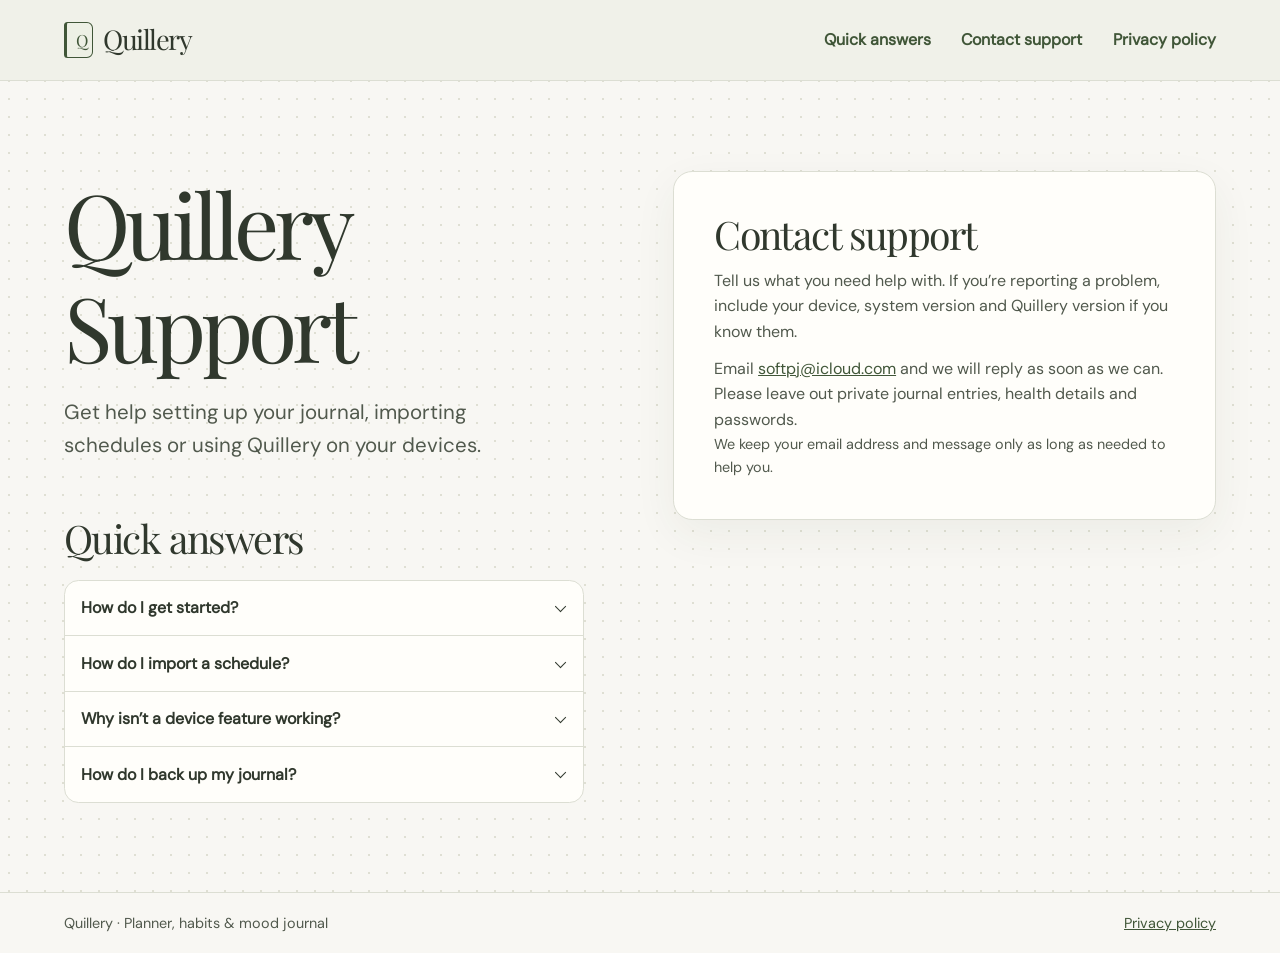
<file: index.html>
<!doctype html>
<html lang="en">
<head>
  <meta charset="utf-8">
  <meta name="viewport" content="width=device-width, initial-scale=1">
  <meta name="description" content="Get help with Quillery, your journal, planner, habits and mood. Find quick answers or send a message to Quillery support.">
  <meta name="theme-color" content="#f8f7f3">
  <title>Quillery Support</title>
  <link rel="stylesheet" href="styles.css">
  </head>
<body>
  <a class="skip-link" href="#main">Skip to content</a>
  <header class="site-header">
    <div class="frame header-inner">
      <a class="wordmark" href="index.html" aria-label="Quillery Support home"><span class="book-mark" aria-hidden="true">Q</span> Quillery</a>
      <nav aria-label="Support page"><a href="#answers">Quick answers</a><a href="#contact">Contact support</a><a href="privacy.html">Privacy policy</a></nav>
    </div>
  </header>

  <main id="main" class="frame">
    <div class="support-grid">
      <div class="guide">
        <h1>Quillery Support</h1>
        <p class="intro">Get help setting up your journal, importing schedules or using Quillery on your devices.</p>

        <section id="answers" aria-labelledby="answers-title">
          <h2 id="answers-title">Quick answers</h2>
          <div class="answers">
            <details>
              <summary>How do I get started?</summary>
              <p>Open <strong>Settings → Help</strong> in Quillery to take the quick guide.</p>
            </details>
            <details>
              <summary>How do I import a schedule?</summary>
              <p>Open <strong>Journal → Day’s schedule</strong> and choose <strong>Photo or screenshot</strong> or <strong>Browse files</strong>. Check the dates and times before adding events.</p>
            </details>
            <details>
              <summary>Why isn’t a device feature working?</summary>
              <p>Check Quillery’s permissions in your device’s Settings. Features such as Calendar, Reminders and Apple Health need the permissions you choose to allow.</p>
            </details>
            <details>
              <summary>How do I back up my journal?</summary>
              <p>Open <strong>Settings → Sync, sharing and backups</strong> in Quillery and export a backup before resetting your journal or changing devices.</p>
            </details>
          </div>
        </section>
      </div>

      <section id="contact" class="card" aria-labelledby="contact-title">
        <h2 id="contact-title">Contact support</h2>
        <p class="form-intro">Tell us what you need help with. If you’re reporting a problem, include your device, system version and Quillery version if you know them.</p>

        <p class="form-intro">Email <a href="mailto:softpj@icloud.com?subject=Quillery%20support">softpj@icloud.com</a> and we will reply as soon as we can. Please leave out private journal entries, health details and passwords.</p>
        <p class="privacy">We keep your email address and message only as long as needed to help you.</p>
      </section>
    </div>
  </main>

  <footer class="site-footer"><div class="frame footer-inner"><span>Quillery · Planner, habits &amp; mood journal</span><a href="privacy.html">Privacy policy</a></div></footer>
</body>
</html>
</file>
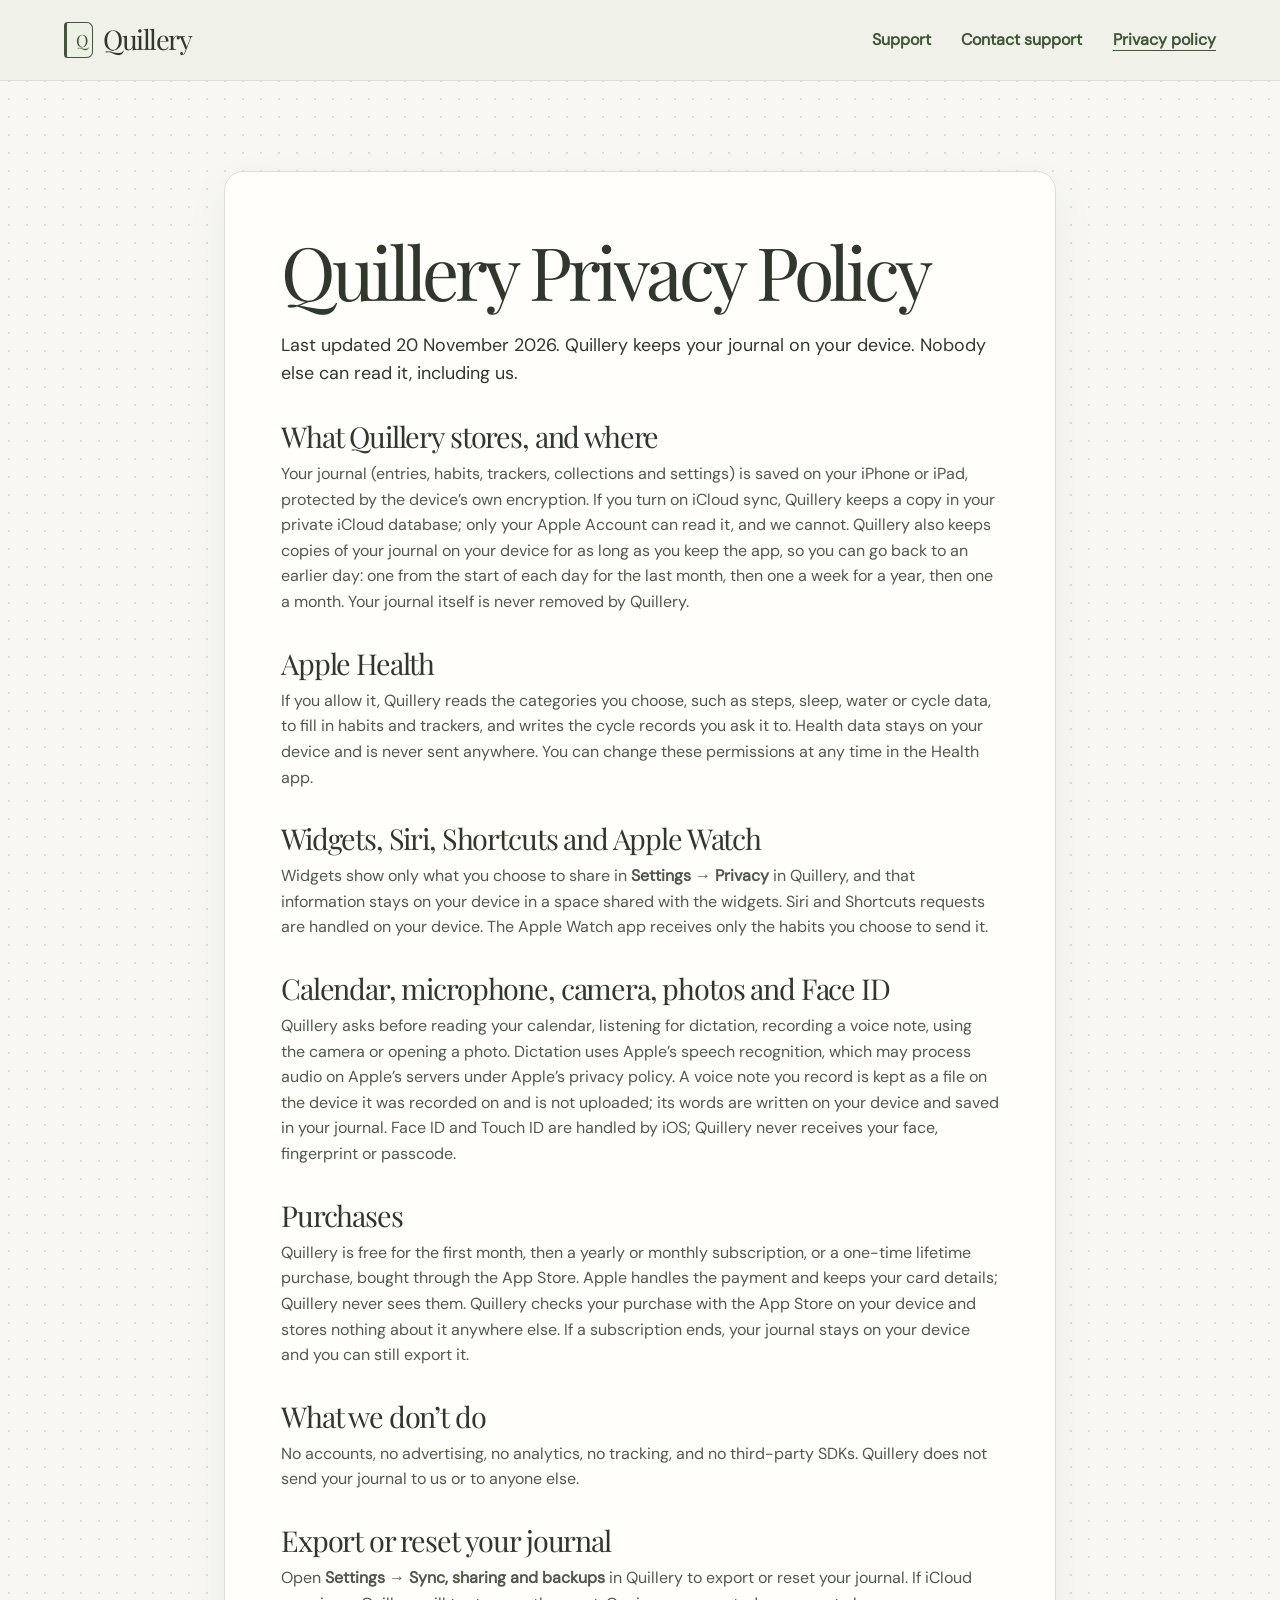
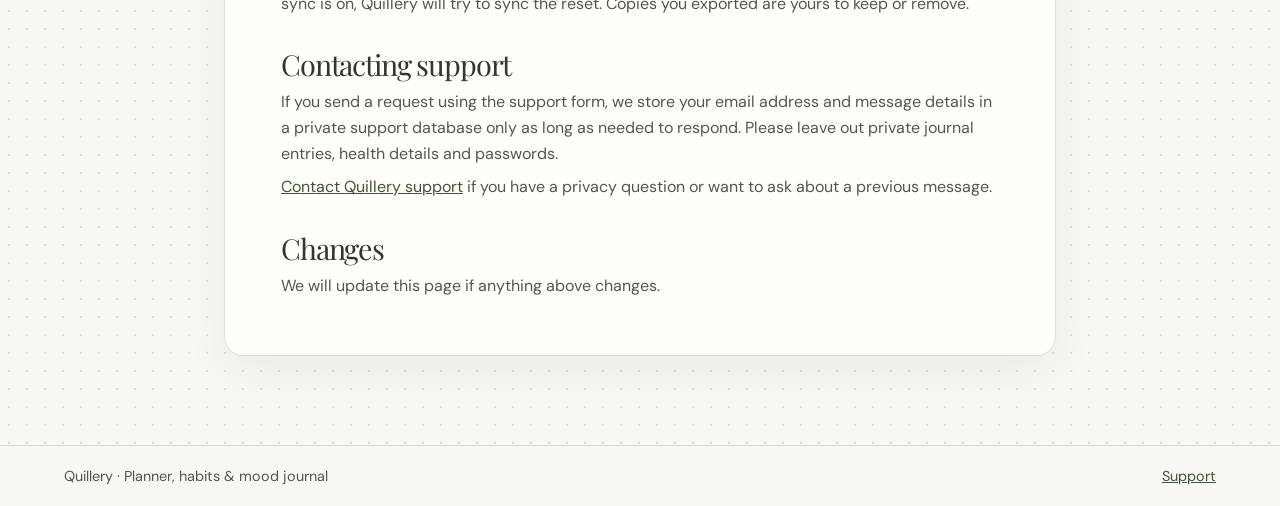
<file: privacy.html>
<!doctype html>
<html lang="en">
<head>
  <meta charset="utf-8">
  <meta name="viewport" content="width=device-width, initial-scale=1">
  <meta name="description" content="How Quillery handles your journal, purchases, optional device integrations and support messages.">
  <meta name="theme-color" content="#f8f7f3">
  <title>Quillery Privacy Policy</title>
  <link rel="stylesheet" href="styles.css">
</head>
<body>
  <a class="skip-link" href="#main">Skip to content</a>
  <header class="site-header">
    <div class="frame header-inner">
      <a class="wordmark" href="index.html" aria-label="Quillery Support home"><span class="book-mark" aria-hidden="true">Q</span> Quillery</a>
      <nav aria-label="Quillery help"><a href="index.html">Support</a><a href="index.html#contact">Contact support</a><a href="privacy.html" aria-current="page">Privacy policy</a></nav>
    </div>
  </header>

  <main id="main" class="frame">
    <article class="privacy-page card">
      <h1>Quillery Privacy Policy</h1>
      <p class="policy-intro">Last updated 20 November 2026. Quillery keeps your journal on your device. Nobody else can read it, including us.</p>

      <section>
        <h2>What Quillery stores, and where</h2>
        <p>Your journal (entries, habits, trackers, collections and settings) is saved on your iPhone or iPad, protected by the device’s own encryption. If you turn on iCloud sync, Quillery keeps a copy in your private iCloud database; only your Apple Account can read it, and we cannot. Quillery also keeps copies of your journal on your device for as long as you keep the app, so you can go back to an earlier day: one from the start of each day for the last month, then one a week for a year, then one a month. Your journal itself is never removed by Quillery.</p>
      </section>
      <section>
        <h2>Apple Health</h2>
        <p>If you allow it, Quillery reads the categories you choose, such as steps, sleep, water or cycle data, to fill in habits and trackers, and writes the cycle records you ask it to. Health data stays on your device and is never sent anywhere. You can change these permissions at any time in the Health app.</p>
      </section>
      <section>
        <h2>Widgets, Siri, Shortcuts and Apple Watch</h2>
        <p>Widgets show only what you choose to share in <strong>Settings → Privacy</strong> in Quillery, and that information stays on your device in a space shared with the widgets. Siri and Shortcuts requests are handled on your device. The Apple Watch app receives only the habits you choose to send it.</p>
      </section>
      <section>
        <h2>Calendar, microphone, camera, photos and Face ID</h2>
        <p>Quillery asks before reading your calendar, listening for dictation, recording a voice note, using the camera or opening a photo. Dictation uses Apple’s speech recognition, which may process audio on Apple’s servers under Apple’s privacy policy. A voice note you record is kept as a file on the device it was recorded on and is not uploaded; its words are written on your device and saved in your journal. Face ID and Touch ID are handled by iOS; Quillery never receives your face, fingerprint or passcode.</p>
      </section>
      <section>
        <h2>Purchases</h2>
        <p>Quillery is free for the first month, then a yearly or monthly subscription, or a one-time lifetime purchase, bought through the App Store. Apple handles the payment and keeps your card details; Quillery never sees them. Quillery checks your purchase with the App Store on your device and stores nothing about it anywhere else. If a subscription ends, your journal stays on your device and you can still export it.</p>
      </section>
      <section>
        <h2>What we don’t do</h2>
        <p>No accounts, no advertising, no analytics, no tracking, and no third-party SDKs. Quillery does not send your journal to us or to anyone else.</p>
      </section>
      <section>
        <h2>Export or reset your journal</h2>
        <p>Open <strong>Settings → Sync, sharing and backups</strong> in Quillery to export or reset your journal. If iCloud sync is on, Quillery will try to sync the reset. Copies you exported are yours to keep or remove.</p>
      </section>
      <section>
        <h2>Contacting support</h2>
        <p>If you send a request using the support form, we store your email address and message details in a private support database only as long as needed to respond. Please leave out private journal entries, health details and passwords.</p>
        <p><a href="index.html#contact">Contact Quillery support</a> if you have a privacy question or want to ask about a previous message.</p>
      </section>
      <section>
        <h2>Changes</h2>
        <p>We will update this page if anything above changes.</p>
      </section>
    </article>
  </main>

  <footer class="site-footer"><div class="frame footer-inner"><span>Quillery · Planner, habits &amp; mood journal</span><a href="index.html">Support</a></div></footer>
</body>
</html>
</file>
<file: styles.css>
@font-face {
  font-family: "DM Sans";
  src: url("dm-sans.woff2") format("woff2");
  font-display: swap;
}

@font-face {
  font-family: "Playfair Display";
  src: url("playfair-display.woff2") format("woff2");
  font-display: swap;
}

:root {
  color-scheme: light;
  --paper: #f8f7f3;
  --white: #fffefa;
  --ink: #30382d;
  --muted: #51594d;
  --green: #405638;
  --leaf: #edf0e5;
  --rule: #dcded3;
  --field: #8a9181;
  --serif: "Playfair Display", Georgia, serif;
  --sans: "DM Sans", -apple-system, BlinkMacSystemFont, sans-serif;
}

* { box-sizing: border-box; }
html { scroll-padding-top: 1.25rem; }
body {
  margin: 0;
  color: var(--ink);
  background: var(--paper) radial-gradient(circle at center, #dfdfd3 0.75px, transparent 1px) 0 0 / 18px 18px;
  font: 1rem/1.6 var(--sans);
}

h1, h2, p { margin: 0; }
h1, h2 { font-family: var(--serif); font-weight: 400; line-height: 1.15; }
h1 { font-size: clamp(3rem, 7vw, 5.8rem); letter-spacing: -0.055em; }
h2 { font-size: clamp(1.85rem, 4vw, 2.45rem); letter-spacing: -0.04em; }
a { color: var(--green); }
:focus-visible { outline: 3px solid #506c45; outline-offset: 4px; }
[hidden] { display: none !important; }

.frame { width: min(100% - clamp(2rem, 9vw, 8rem), 72rem); margin-inline: auto; }
.skip-link {
  position: absolute;
  top: 1rem;
  left: 1rem;
  transform: translateY(-200%);
  padding: 0.75rem;
  background: var(--white);
  z-index: 1;
}
.skip-link:focus { transform: none; }
.site-header { background: #f0f1e9; border-bottom: 1px solid var(--rule); }
.header-inner { min-height: 5rem; display: flex; align-items: center; justify-content: space-between; gap: 0.8rem 1.5rem; flex-wrap: wrap; }
.wordmark {
  display: inline-flex;
  align-items: center;
  gap: 0.65rem;
  min-height: 2.75rem;
  color: var(--ink);
  text-decoration: none;
  font: 1.7rem/1 var(--serif);
  letter-spacing: -0.055em;
}
.book-mark {
  display: inline-grid;
  place-items: center;
  width: 1.8rem;
  aspect-ratio: 0.82;
  padding-left: 0.22rem;
  border: 1px solid var(--green);
  border-left-width: 3px;
  border-radius: 0.22rem 0.38rem 0.38rem 0.22rem;
  background: var(--leaf);
  color: var(--green);
  font-size: 1.05rem;
}
nav { display: flex; gap: clamp(0.75rem, 2.4vw, 2rem); flex-wrap: wrap; }
nav a { display: inline-flex; align-items: center; min-height: 2.75rem; font-weight: 600; text-decoration: none; }
nav a:hover { text-decoration: underline; text-underline-offset: 0.25em; }
nav a[aria-current="page"] { text-decoration: underline; text-underline-offset: 0.3em; }

.support-grid {
  min-height: calc(100vh - 9rem);
  padding-block: clamp(2rem, 7vw, 5.75rem);
  display: grid;
  grid-template-columns: minmax(0, 1fr) minmax(0, 1.045fr);
  gap: clamp(2.25rem, 7vw, 6rem);
  align-items: start;
}
.intro { margin-block: 1.2rem clamp(2.25rem, 5vw, 3.4rem); max-width: 33ch; color: var(--muted); font-size: clamp(1.05rem, 1.8vw, 1.28rem); }
.answers { margin-top: 1.2rem; border: 1px solid var(--rule); border-radius: 0.9rem; background: var(--white); overflow: hidden; }
details + details { border-top: 1px solid var(--rule); }
summary {
  display: flex;
  align-items: center;
  justify-content: space-between;
  gap: 1rem;
  padding: 0.9rem 1rem;
  list-style: none;
  font-weight: 600;
  cursor: pointer;
}
summary::-webkit-details-marker { display: none; }
summary::after {
  content: "";
  flex: 0 0 auto;
  width: 0.45rem;
  height: 0.45rem;
  border-bottom: 1.5px solid currentColor;
  border-right: 1.5px solid currentColor;
  margin-right: 0.2rem;
  transform: rotate(45deg) translateY(-2px);
}
details[open] summary::after { transform: rotate(225deg) translateY(-2px); }
summary:hover, summary:focus-visible { background: var(--leaf); }
summary:focus-visible { outline-offset: -3px; }
details p { padding: 0.05rem 1rem 1rem; color: var(--muted); font-size: 0.95rem; }

.card {
  min-width: 0;
  padding: clamp(1.3rem, 4vw, 2.5rem);
  border: 1px solid var(--rule);
  border-radius: 1.2rem;
  background: var(--white);
  box-shadow: 0 0.9rem 2.7rem #3b4b2a0f;
}
.form-intro { margin-top: 0.7rem; color: var(--muted); }
form { display: grid; gap: 1rem; margin-top: 1.65rem; }
.field { display: grid; gap: 0.3rem; min-width: 0; }
label { font-weight: 600; }
input, textarea, select, button { font: inherit; }
input, textarea, select {
  width: 100%;
  min-width: 0;
  min-height: 2.85rem;
  margin: 0;
  padding: 0.55rem 0.7rem;
  border: 1px solid var(--field);
  border-radius: 0.5rem;
  background: var(--white);
  color: var(--ink);
}
textarea { resize: vertical; }
.extra-field { position: absolute; width: 1px; height: 1px; clip-path: inset(50%); overflow: hidden; }
.privacy { max-width: 47ch; color: var(--muted); font-size: 0.9rem; }
.submit {
  justify-self: start;
  display: inline-flex;
  align-items: center;
  gap: 0.75rem;
  min-height: 2.9rem;
  padding: 0.7rem 1rem;
  border: 0;
  border-radius: 0.55rem;
  color: #fff;
  background: var(--green);
  font-weight: 600;
  cursor: pointer;
}
.submit:hover { background: #344b2c; }
.submit[aria-disabled="true"] { cursor: progress; }
.result { padding: 0.65rem 0.8rem; border-radius: 0.45rem; background: var(--leaf); }
.result[data-result="error"] { color: #6f271c; background: #f9ece8; }
.site-footer { padding-block: 1.15rem; border-top: 1px solid var(--rule); background: var(--paper); color: var(--muted); font-size: 0.9rem; }
.footer-inner { display: flex; flex-wrap: wrap; justify-content: space-between; gap: 0.7rem 1.5rem; }
.privacy-page {
  max-width: 52rem;
  margin: clamp(2rem, 7vw, 5.75rem) auto;
  padding: clamp(1.3rem, 5vw, 3.5rem);
}
.privacy-page h1 { font-size: clamp(2.5rem, 6vw, 4.6rem); }
.privacy-page .policy-intro { margin-top: 1.15rem; max-width: 62ch; font-size: 1.12rem; }
.privacy-page section { max-width: 68ch; margin-top: 2rem; }
.privacy-page section h2 { font-size: clamp(1.4rem, 4vw, 1.8rem); }
.privacy-page section p { margin-top: 0.5rem; color: var(--muted); }

@media (max-width: 760px) {
  .support-grid { grid-template-columns: minmax(0, 1fr); }
}
@media (max-width: 380px) {
  .header-inner { padding-block: 0.5rem; }
  nav { width: 100%; }
}
@media (forced-colors: active) {
  .submit { border: 1px solid ButtonText; }
}
</file>
